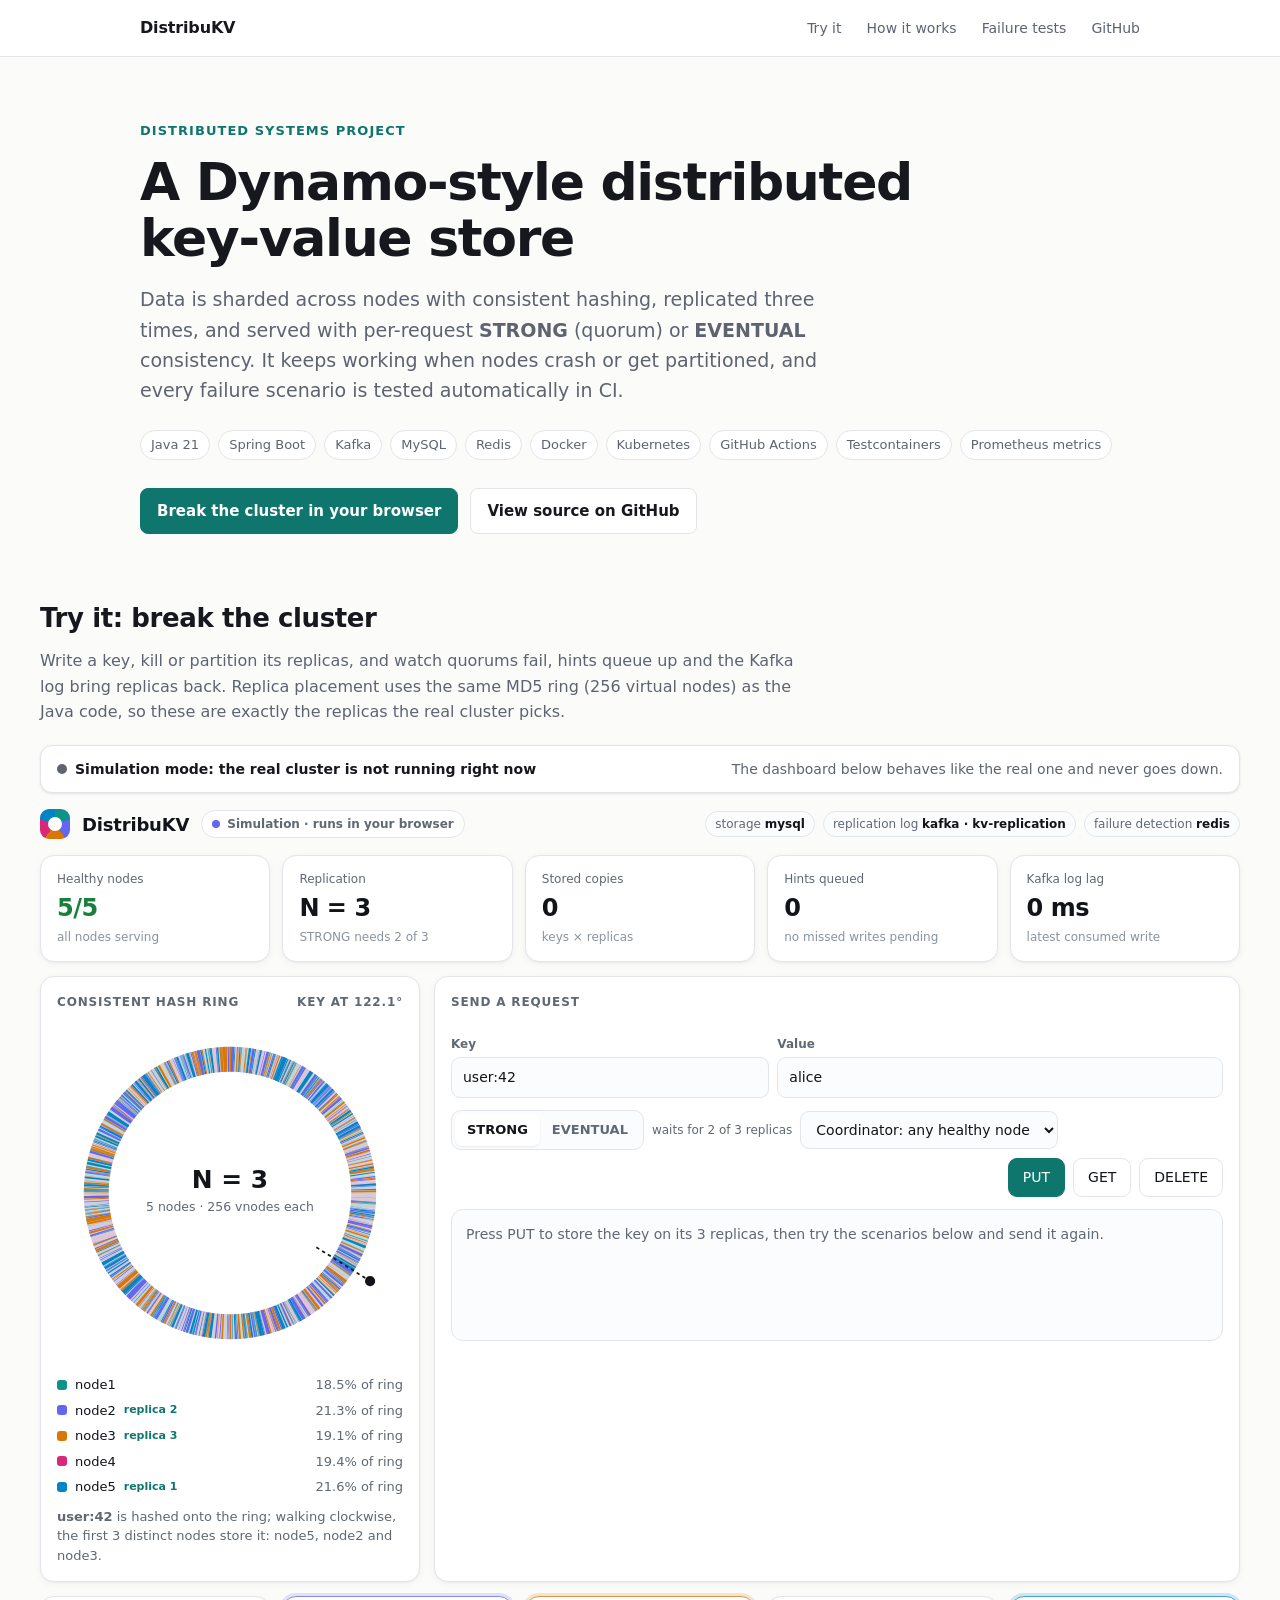
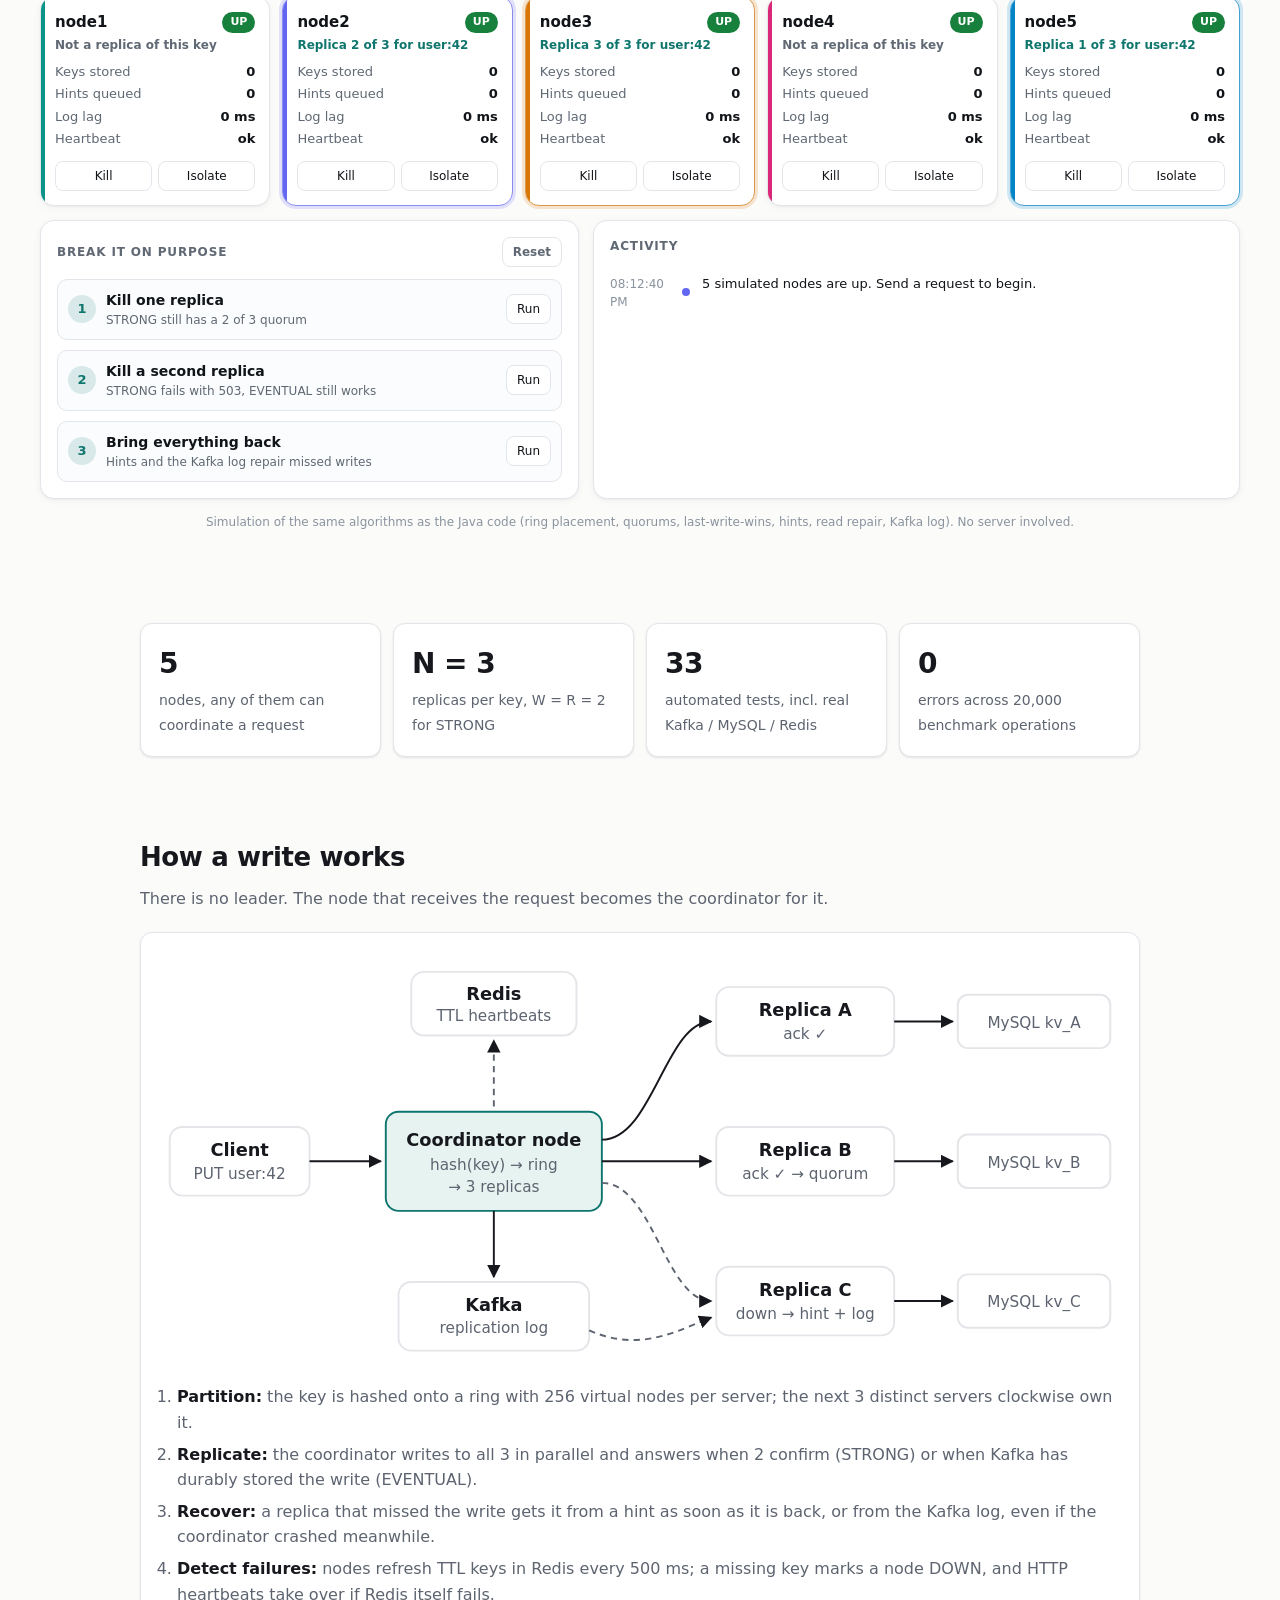
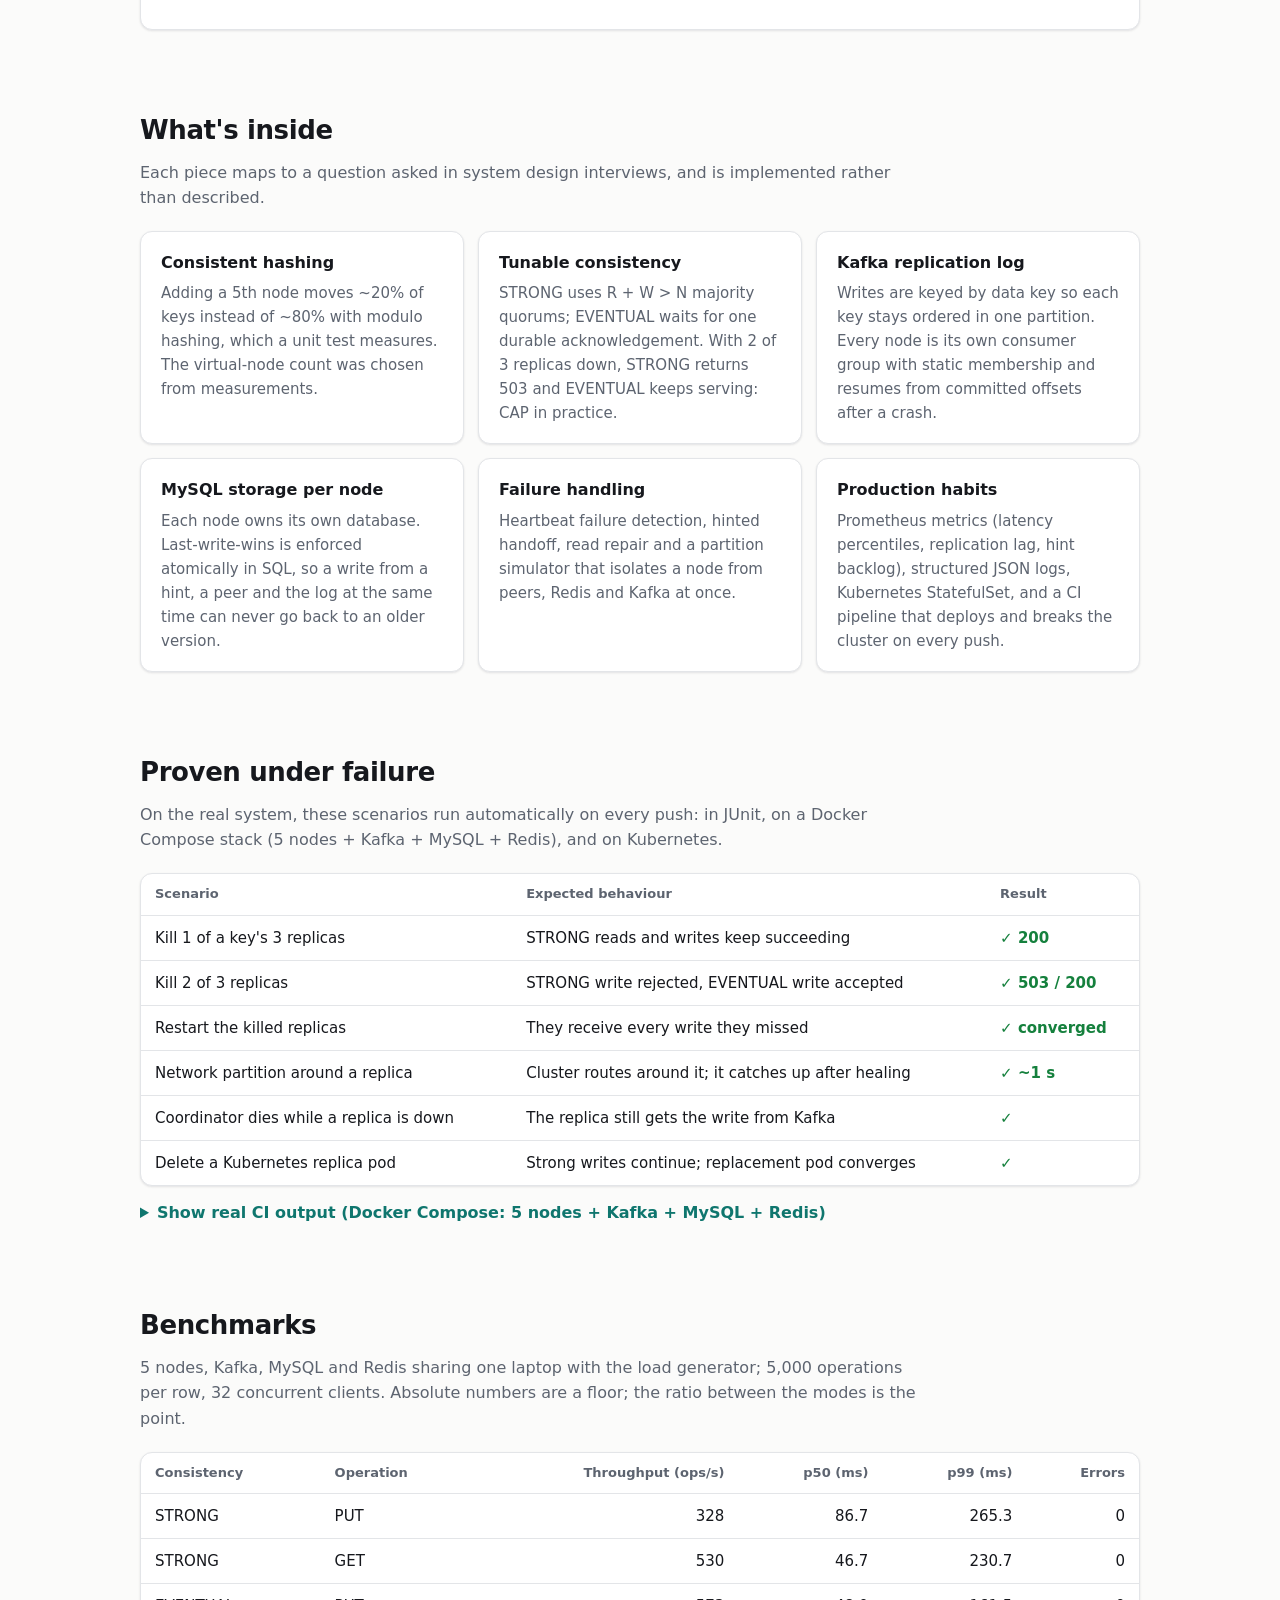
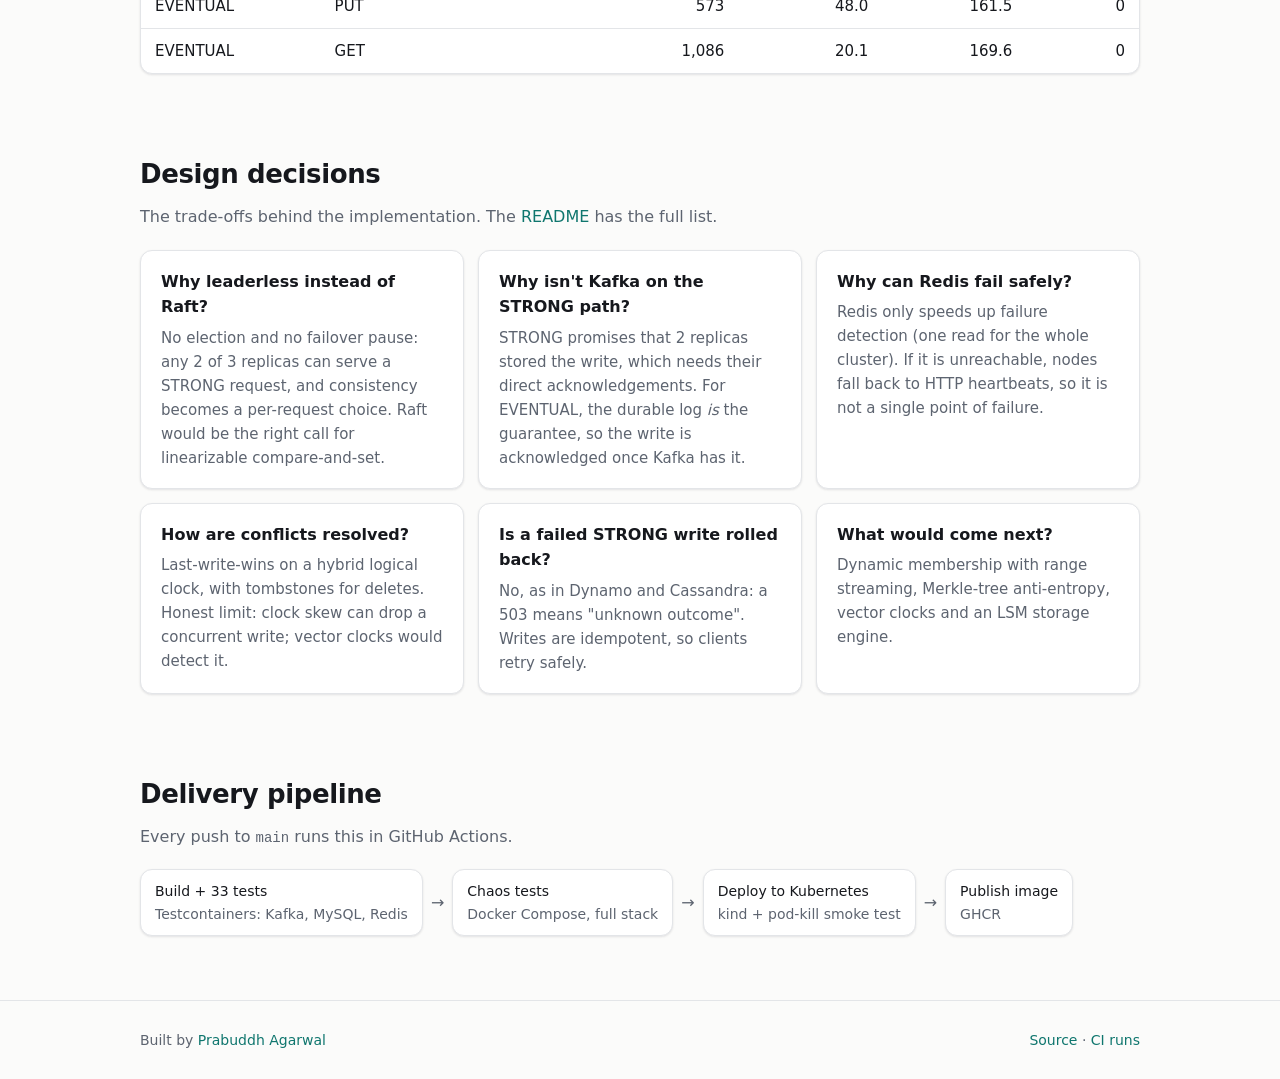
<file: docs/index.html>
<!doctype html>
<html lang="en">
<head>
<meta charset="utf-8">
<meta name="viewport" content="width=device-width, initial-scale=1">
<title>DistribuKV · Distributed Key-Value Store</title>
<meta name="description" content="A Dynamo-style distributed key-value store: consistent hashing, tunable quorum consistency, Kafka replication log, MySQL storage, Redis failure detection. Java 21, Spring Boot, Docker, Kubernetes.">
<meta property="og:title" content="DistribuKV · Distributed Key-Value Store">
<meta property="og:description" content="Consistent hashing, quorum replication, Kafka replication log, MySQL storage, Redis failure detection, chaos-tested in CI. Break the cluster in your browser.">
<link rel="stylesheet" href="dashboard.css">
<style>
  :root {
    --bg: #fbfbfa; --surface: #ffffff; --ink: #16181d; --muted: #5d6470; --line: #e3e5e8;
    --accent: #0f766e; --accent-soft: #e6f3f1; --up: #15803d; --down: #b91c1c;
    --code-bg: #f3f4f6; --shadow: 0 1px 2px rgba(16,24,40,.05), 0 1px 3px rgba(16,24,40,.06);
  }
  @media (prefers-color-scheme: dark) {
    :root {
      --bg: #0d1014; --surface: #151a20; --ink: #e8eaed; --muted: #9aa3ae; --line: #262d36;
      --accent: #2dd4bf; --accent-soft: #10302d; --up: #4ade80; --down: #f87171;
      --code-bg: #0f1318; --shadow: none;
    }
  }
  * { box-sizing: border-box; }
  html { scroll-behavior: smooth; }
  body { margin: 0; background: var(--bg); color: var(--ink); font: 16px/1.6 ui-sans-serif, system-ui, -apple-system, "Segoe UI", Roboto, sans-serif; }
  a { color: var(--accent); text-decoration: none; }
  a:hover { text-decoration: underline; }
  code { font: 14px ui-monospace, SFMono-Regular, Menlo, Consolas, monospace; }
  .wrap { max-width: 1040px; margin: 0 auto; padding-inline: 20px; }
  .wrap.wide { max-width: 1240px; }
  header.top { border-bottom: 1px solid var(--line); background: var(--surface); }
  header.top .wrap { display: flex; justify-content: space-between; align-items: center; height: 56px; }
  .brand { font-weight: 700; letter-spacing: -.01em; color: var(--ink); }
  nav a { margin-left: 20px; color: var(--muted); font-size: 14px; }
  @media (max-width: 640px) { nav a.opt { display: none; } }

  .hero { padding-block: 64px 24px; }
  .eyebrow { color: var(--accent); font-weight: 600; font-size: 13px; letter-spacing: .08em; text-transform: uppercase; margin: 0 0 12px; }
  h1 { font-size: clamp(34px, 6vw, 52px); line-height: 1.08; letter-spacing: -.025em; margin: 0 0 18px; }
  .lede { font-size: 19px; color: var(--muted); max-width: 720px; margin: 0 0 24px; }
  .chips { display: flex; flex-wrap: wrap; gap: 8px; margin-bottom: 28px; }
  .chip { font-size: 13px; padding: 4px 10px; border: 1px solid var(--line); border-radius: 999px; background: var(--surface); color: var(--muted); }
  .actions { display: flex; flex-wrap: wrap; gap: 12px; }
  .btn { display: inline-flex; align-items: center; gap: 8px; padding: 10px 16px; border-radius: 8px; font-weight: 600; font-size: 15px; border: 1px solid var(--line); background: var(--surface); color: var(--ink); }
  .btn:hover { text-decoration: none; border-color: var(--accent); }
  .btn.primary { background: var(--accent); border-color: var(--accent); color: #fff; }
  @media (prefers-color-scheme: dark) { .btn.primary { color: #062320; } }
  .btn[hidden] { display: none; }

  section { padding-block: 40px; }
  h2 { font-size: 26px; letter-spacing: -.015em; margin: 0 0 8px; }
  .sub { color: var(--muted); margin: 0 0 20px; max-width: 780px; }
  .card { background: var(--surface); border: 1px solid var(--line); border-radius: 12px; box-shadow: var(--shadow); }

  .live { padding: 12px 16px; display: flex; flex-wrap: wrap; gap: 8px 20px; align-items: center; justify-content: space-between; margin-bottom: 16px; }
  .pill { display: inline-flex; align-items: center; gap: 8px; font-size: 14px; font-weight: 600; }
  .dot { width: 10px; height: 10px; border-radius: 50%; background: var(--muted); flex: none; }
  .dot.on { background: var(--up); box-shadow: 0 0 0 4px color-mix(in srgb, var(--up) 20%, transparent); }
  .muted { color: var(--muted); font-size: 14px; }
  .sim-host { background: var(--bg); }

  .stats { display: grid; grid-template-columns: repeat(auto-fit, minmax(160px, 1fr)); gap: 12px; }
  .stat { padding: 18px; }
  .stat strong { display: block; font-size: 28px; letter-spacing: -.02em; }
  .stat span { color: var(--muted); font-size: 14px; }

  .diagram { padding: 16px; overflow-x: auto; }
  .diagram svg { min-width: 680px; width: 100%; height: auto; display: block; }
  .d-box { fill: var(--surface); stroke: var(--line); stroke-width: 1.5; }
  .d-core { fill: var(--accent-soft); stroke: var(--accent); stroke-width: 1.5; }
  .d-text { fill: var(--ink); font: 600 14px ui-sans-serif, system-ui, sans-serif; }
  .d-small { fill: var(--muted); font: 12px ui-sans-serif, system-ui, sans-serif; }
  .d-line { stroke: var(--ink); stroke-width: 1.5; fill: none; }
  .d-dash { stroke: var(--muted); stroke-width: 1.5; stroke-dasharray: 5 4; fill: none; }
  .steps { margin: 16px 0 0; padding-left: 20px; color: var(--muted); }
  .steps li { margin-bottom: 6px; }
  .steps b { color: var(--ink); }

  .grid3 { display: grid; grid-template-columns: repeat(auto-fit, minmax(280px, 1fr)); gap: 14px; }
  .feature, .qa { padding: 18px 20px; }
  .feature h3, .qa h3 { font-size: 16px; margin: 0 0 6px; }
  .feature p, .qa p { margin: 0; color: var(--muted); font-size: 15px; }

  .table-wrap { overflow-x: auto; }
  table { width: 100%; border-collapse: collapse; font-size: 15px; }
  th, td { text-align: left; padding: 10px 14px; border-bottom: 1px solid var(--line); }
  th { font-size: 13px; color: var(--muted); font-weight: 600; }
  td.num, th.num { text-align: right; font-variant-numeric: tabular-nums; }
  tr:last-child td { border-bottom: 0; }
  td.pass { color: var(--up); font-weight: 600; white-space: nowrap; }
  details.ci { margin-top: 14px; }
  details.ci summary { cursor: pointer; color: var(--accent); font-weight: 600; }
  pre.ci-log { margin: 10px 0 0; background: var(--code-bg); border: 1px solid var(--line); border-radius: 8px; padding: 12px; overflow-x: auto; font: 13px/1.5 ui-monospace, SFMono-Regular, Menlo, Consolas, monospace; }

  .pipeline { display: flex; flex-wrap: wrap; gap: 8px; align-items: center; }
  .stage { padding: 10px 14px; font-size: 14px; }
  .arrow { color: var(--muted); }

  footer { border-top: 1px solid var(--line); padding-block: 28px; color: var(--muted); font-size: 14px; margin-top: 24px; }
  footer .wrap { display: flex; flex-wrap: wrap; justify-content: space-between; gap: 12px; }
</style>
</head>
<body>
<header class="top">
  <div class="wrap">
    <a class="brand" href="#">DistribuKV</a>
    <nav>
      <a class="opt" href="#try">Try it</a>
      <a class="opt" href="#how">How it works</a>
      <a class="opt" href="#proof">Failure tests</a>
      <a href="https://github.com/prabuddh148/distribukv">GitHub</a>
    </nav>
  </div>
</header>

<main>
  <div class="wrap hero">
    <p class="eyebrow">Distributed systems project</p>
    <h1>A Dynamo-style distributed<br>key-value store</h1>
    <p class="lede">Data is sharded across nodes with consistent hashing, replicated three times, and served with per-request <b>STRONG</b> (quorum) or <b>EVENTUAL</b> consistency. It keeps working when nodes crash or get partitioned, and every failure scenario is tested automatically in CI.</p>
    <div class="chips">
      <span class="chip">Java 21</span><span class="chip">Spring Boot</span><span class="chip">Kafka</span><span class="chip">MySQL</span><span class="chip">Redis</span><span class="chip">Docker</span><span class="chip">Kubernetes</span><span class="chip">GitHub Actions</span><span class="chip">Testcontainers</span><span class="chip">Prometheus metrics</span>
    </div>
    <div class="actions">
      <a class="btn primary" href="#try">Break the cluster in your browser</a>
      <a class="btn" id="open-live" href="#" target="_blank" rel="noopener" hidden>Open the real cluster ↗</a>
      <a class="btn" href="https://github.com/prabuddh148/distribukv">View source on GitHub</a>
    </div>
  </div>

  <section id="try">
    <div class="wrap wide">
      <h2>Try it: break the cluster</h2>
      <p class="sub">Write a key, kill or partition its replicas, and watch quorums fail, hints queue up and the Kafka log bring replicas back. Replica placement uses the same MD5 ring (256 virtual nodes) as the Java code, so these are exactly the replicas the real cluster picks.</p>
      <div class="card live">
        <span class="pill"><span class="dot" id="live-dot"></span><span id="live-label">Checking whether the real cluster is online…</span></span>
        <span class="muted" id="live-detail"></span>
      </div>
      <div id="kv-sim" class="sim-host"></div>
    </div>
  </section>

  <section>
    <div class="wrap stats">
      <div class="card stat"><strong>5</strong><span>nodes, any of them can coordinate a request</span></div>
      <div class="card stat"><strong>N = 3</strong><span>replicas per key, W = R = 2 for STRONG</span></div>
      <div class="card stat"><strong>33</strong><span>automated tests, incl. real Kafka / MySQL / Redis</span></div>
      <div class="card stat"><strong>0</strong><span>errors across 20,000 benchmark operations</span></div>
    </div>
  </section>

  <section id="how">
    <div class="wrap">
      <h2>How a write works</h2>
      <p class="sub">There is no leader. The node that receives the request becomes the coordinator for it.</p>
      <div class="card diagram">
        <svg viewBox="0 0 760 330" role="img" aria-label="Client sends a write to a coordinator node, which writes to three replicas in parallel, appends to Kafka, while all nodes heartbeat to Redis and each replica stores data in its own MySQL database">
          <defs>
            <marker id="arr" viewBox="0 0 10 10" refX="9" refY="5" markerWidth="7" markerHeight="7" orient="auto-start-reverse"><path d="M0,0 L10,5 L0,10 z" fill="currentColor"/></marker>
          </defs>
          <g style="color: var(--ink)">
            <rect class="d-box" x="10" y="140" width="110" height="54" rx="10"/>
            <text class="d-text" x="65" y="163" text-anchor="middle">Client</text>
            <text class="d-small" x="65" y="181" text-anchor="middle">PUT user:42</text>
            <rect class="d-core" x="180" y="128" width="170" height="78" rx="10"/>
            <text class="d-text" x="265" y="155" text-anchor="middle">Coordinator node</text>
            <text class="d-small" x="265" y="174" text-anchor="middle">hash(key) → ring</text>
            <text class="d-small" x="265" y="191" text-anchor="middle">→ 3 replicas</text>
            <rect class="d-box" x="200" y="18" width="130" height="50" rx="10"/>
            <text class="d-text" x="265" y="40" text-anchor="middle">Redis</text>
            <text class="d-small" x="265" y="57" text-anchor="middle">TTL heartbeats</text>
            <rect class="d-box" x="190" y="262" width="150" height="54" rx="10"/>
            <text class="d-text" x="265" y="285" text-anchor="middle">Kafka</text>
            <text class="d-small" x="265" y="302" text-anchor="middle">replication log</text>
            <rect class="d-box" x="440" y="30" width="140" height="54" rx="10"/>
            <text class="d-text" x="510" y="53" text-anchor="middle">Replica A</text>
            <text class="d-small" x="510" y="71" text-anchor="middle">ack ✓</text>
            <rect class="d-box" x="440" y="140" width="140" height="54" rx="10"/>
            <text class="d-text" x="510" y="163" text-anchor="middle">Replica B</text>
            <text class="d-small" x="510" y="181" text-anchor="middle">ack ✓ → quorum</text>
            <rect class="d-box" x="440" y="250" width="140" height="54" rx="10"/>
            <text class="d-text" x="510" y="273" text-anchor="middle">Replica C</text>
            <text class="d-small" x="510" y="291" text-anchor="middle">down → hint + log</text>
            <rect class="d-box" x="630" y="36" width="120" height="42" rx="8"/>
            <text class="d-small" x="690" y="62" text-anchor="middle">MySQL kv_A</text>
            <rect class="d-box" x="630" y="146" width="120" height="42" rx="8"/>
            <text class="d-small" x="690" y="172" text-anchor="middle">MySQL kv_B</text>
            <rect class="d-box" x="630" y="256" width="120" height="42" rx="8"/>
            <text class="d-small" x="690" y="282" text-anchor="middle">MySQL kv_C</text>
            <path class="d-line" d="M120 167 H176" marker-end="url(#arr)"/>
            <path class="d-line" d="M350 150 C 390 150, 400 57, 436 57" marker-end="url(#arr)"/>
            <path class="d-line" d="M350 167 H436" marker-end="url(#arr)"/>
            <path class="d-dash" d="M350 184 C 390 184, 400 277, 436 277" marker-end="url(#arr)"/>
            <path class="d-line" d="M265 206 V258" marker-end="url(#arr)"/>
            <path class="d-dash" d="M340 300 C 380 318, 410 300, 436 290" marker-end="url(#arr)"/>
            <path class="d-dash" d="M265 124 V72" marker-end="url(#arr)"/>
            <path class="d-line" d="M580 57 H626" marker-end="url(#arr)"/>
            <path class="d-line" d="M580 167 H626" marker-end="url(#arr)"/>
            <path class="d-line" d="M580 277 H626" marker-end="url(#arr)"/>
          </g>
        </svg>
        <ol class="steps">
          <li><b>Partition:</b> the key is hashed onto a ring with 256 virtual nodes per server; the next 3 distinct servers clockwise own it.</li>
          <li><b>Replicate:</b> the coordinator writes to all 3 in parallel and answers when 2 confirm (STRONG) or when Kafka has durably stored the write (EVENTUAL).</li>
          <li><b>Recover:</b> a replica that missed the write gets it from a hint as soon as it is back, or from the Kafka log, even if the coordinator crashed meanwhile.</li>
          <li><b>Detect failures:</b> nodes refresh TTL keys in Redis every 500 ms; a missing key marks a node DOWN, and HTTP heartbeats take over if Redis itself fails.</li>
        </ol>
      </div>
    </div>
  </section>

  <section>
    <div class="wrap">
      <h2>What's inside</h2>
      <p class="sub">Each piece maps to a question asked in system design interviews, and is implemented rather than described.</p>
      <div class="grid3">
        <div class="card feature"><h3>Consistent hashing</h3><p>Adding a 5th node moves ~20% of keys instead of ~80% with modulo hashing, which a unit test measures. The virtual-node count was chosen from measurements.</p></div>
        <div class="card feature"><h3>Tunable consistency</h3><p>STRONG uses R + W > N majority quorums; EVENTUAL waits for one durable acknowledgement. With 2 of 3 replicas down, STRONG returns 503 and EVENTUAL keeps serving: CAP in practice.</p></div>
        <div class="card feature"><h3>Kafka replication log</h3><p>Writes are keyed by data key so each key stays ordered in one partition. Every node is its own consumer group with static membership and resumes from committed offsets after a crash.</p></div>
        <div class="card feature"><h3>MySQL storage per node</h3><p>Each node owns its own database. Last-write-wins is enforced atomically in SQL, so a write from a hint, a peer and the log at the same time can never go back to an older version.</p></div>
        <div class="card feature"><h3>Failure handling</h3><p>Heartbeat failure detection, hinted handoff, read repair and a partition simulator that isolates a node from peers, Redis and Kafka at once.</p></div>
        <div class="card feature"><h3>Production habits</h3><p>Prometheus metrics (latency percentiles, replication lag, hint backlog), structured JSON logs, Kubernetes StatefulSet, and a CI pipeline that deploys and breaks the cluster on every push.</p></div>
      </div>
    </div>
  </section>

  <section id="proof">
    <div class="wrap">
      <h2>Proven under failure</h2>
      <p class="sub">On the real system, these scenarios run automatically on every push: in JUnit, on a Docker Compose stack (5 nodes + Kafka + MySQL + Redis), and on Kubernetes.</p>
      <div class="card table-wrap">
        <table>
          <thead><tr><th>Scenario</th><th>Expected behaviour</th><th>Result</th></tr></thead>
          <tbody>
            <tr><td>Kill 1 of a key's 3 replicas</td><td>STRONG reads and writes keep succeeding</td><td class="pass">✓ 200</td></tr>
            <tr><td>Kill 2 of 3 replicas</td><td>STRONG write rejected, EVENTUAL write accepted</td><td class="pass">✓ 503 / 200</td></tr>
            <tr><td>Restart the killed replicas</td><td>They receive every write they missed</td><td class="pass">✓ converged</td></tr>
            <tr><td>Network partition around a replica</td><td>Cluster routes around it; it catches up after healing</td><td class="pass">✓ ~1 s</td></tr>
            <tr><td>Coordinator dies while a replica is down</td><td>The replica still gets the write from Kafka</td><td class="pass">✓</td></tr>
            <tr><td>Delete a Kubernetes replica pod</td><td>Strong writes continue; replacement pod converges</td><td class="pass">✓</td></tr>
          </tbody>
        </table>
      </div>
      <details class="ci">
        <summary>Show real CI output (Docker Compose: 5 nodes + Kafka + MySQL + Redis)</summary>
<pre class="ci-log">[ 35s] cluster healthy - stack: {"replicationLog":"kafka:kv-replication","storage":"mysql","membership":"redis"}
[ 35s] key chaos:1789297733 -> replicas node5 node1 node3, coordinator node2
[ 35s] --- scenario 1: one replica crashes
[ 35s] ok  - strong PUT v1 (HTTP 200)
[ 36s] killed node5
[ 36s] ok  - strong GET with 2/3 replicas (HTTP 200)
[ 36s] ok  - strong PUT v2 with 2/3 replicas (HTTP 200)
[ 36s] --- scenario 2: quorum lost (two replicas down)
[ 36s] killed node1
[ 37s] ok  - strong PUT rejected without quorum (HTTP 503)
[ 37s] ok  - eventual PUT accepted with 1/3 replicas (HTTP 200)
[ 37s] ok  - eventual GET with 1/3 replicas (HTTP 200)
[ 37s] --- scenario 3: recovery via hinted handoff
[ 38s] restarted node5
[ 39s] restarted node1
[ 51s] ok  - node5 converged to 'v3'
[ 51s] ok  - node1 converged to 'v3'
[ 51s] --- scenario 4: network partition around a replica
[ 51s] ok  - isolate node3 (HTTP 200)
[ 51s] ok  - isolated node refuses traffic (HTTP 503)
[ 51s] ok  - strong PUT during partition (HTTP 200)
[ 51s] ok  - heal node3 (HTTP 200)
[ 51s] ok  - node3 converged to 'v4'
[ 51s] --- evidence from the infrastructure
[ 51s] ok  - node3's own MySQL database (kv_node3) holds 'v4'
[ 51s] Kafka consumer group of node5 (replication log offsets and lag):
GROUP     TOPIC           PARTITION  CURRENT-OFFSET  LOG-END-OFFSET  LAG
kv-node5  kv-replication  5          5               5               0
[ 53s] ALL FAILURE SCENARIOS PASSED</pre>
      </details>
    </div>
  </section>

  <section>
    <div class="wrap">
      <h2>Benchmarks</h2>
      <p class="sub">5 nodes, Kafka, MySQL and Redis sharing one laptop with the load generator; 5,000 operations per row, 32 concurrent clients. Absolute numbers are a floor; the ratio between the modes is the point.</p>
      <div class="card table-wrap">
        <table>
          <thead><tr><th>Consistency</th><th>Operation</th><th class="num">Throughput (ops/s)</th><th class="num">p50 (ms)</th><th class="num">p99 (ms)</th><th class="num">Errors</th></tr></thead>
          <tbody>
            <tr><td>STRONG</td><td>PUT</td><td class="num">328</td><td class="num">86.7</td><td class="num">265.3</td><td class="num">0</td></tr>
            <tr><td>STRONG</td><td>GET</td><td class="num">530</td><td class="num">46.7</td><td class="num">230.7</td><td class="num">0</td></tr>
            <tr><td>EVENTUAL</td><td>PUT</td><td class="num">573</td><td class="num">48.0</td><td class="num">161.5</td><td class="num">0</td></tr>
            <tr><td>EVENTUAL</td><td>GET</td><td class="num">1,086</td><td class="num">20.1</td><td class="num">169.6</td><td class="num">0</td></tr>
          </tbody>
        </table>
      </div>
    </div>
  </section>

  <section>
    <div class="wrap">
      <h2>Design decisions</h2>
      <p class="sub">The trade-offs behind the implementation. The <a href="https://github.com/prabuddh148/distribukv#design-decisions--trade-offs">README</a> has the full list.</p>
      <div class="grid3">
        <div class="card qa"><h3>Why leaderless instead of Raft?</h3><p>No election and no failover pause: any 2 of 3 replicas can serve a STRONG request, and consistency becomes a per-request choice. Raft would be the right call for linearizable compare-and-set.</p></div>
        <div class="card qa"><h3>Why isn't Kafka on the STRONG path?</h3><p>STRONG promises that 2 replicas stored the write, which needs their direct acknowledgements. For EVENTUAL, the durable log <i>is</i> the guarantee, so the write is acknowledged once Kafka has it.</p></div>
        <div class="card qa"><h3>Why can Redis fail safely?</h3><p>Redis only speeds up failure detection (one read for the whole cluster). If it is unreachable, nodes fall back to HTTP heartbeats, so it is not a single point of failure.</p></div>
        <div class="card qa"><h3>How are conflicts resolved?</h3><p>Last-write-wins on a hybrid logical clock, with tombstones for deletes. Honest limit: clock skew can drop a concurrent write; vector clocks would detect it.</p></div>
        <div class="card qa"><h3>Is a failed STRONG write rolled back?</h3><p>No, as in Dynamo and Cassandra: a 503 means "unknown outcome". Writes are idempotent, so clients retry safely.</p></div>
        <div class="card qa"><h3>What would come next?</h3><p>Dynamic membership with range streaming, Merkle-tree anti-entropy, vector clocks and an LSM storage engine.</p></div>
      </div>
    </div>
  </section>

  <section>
    <div class="wrap">
      <h2>Delivery pipeline</h2>
      <p class="sub">Every push to <code>main</code> runs this in GitHub Actions.</p>
      <div class="pipeline">
        <span class="card stage">Build + 33 tests<br><small class="muted">Testcontainers: Kafka, MySQL, Redis</small></span>
        <span class="arrow">→</span>
        <span class="card stage">Chaos tests<br><small class="muted">Docker Compose, full stack</small></span>
        <span class="arrow">→</span>
        <span class="card stage">Deploy to Kubernetes<br><small class="muted">kind + pod-kill smoke test</small></span>
        <span class="arrow">→</span>
        <span class="card stage">Publish image<br><small class="muted">GHCR</small></span>
      </div>
    </div>
  </section>
</main>

<footer>
  <div class="wrap">
    <span>Built by <a href="https://github.com/prabuddh148">Prabuddh Agarwal</a></span>
    <span><a href="https://github.com/prabuddh148/distribukv">Source</a> · <a href="https://github.com/prabuddh148/distribukv/actions/workflows/ci.yml">CI runs</a></span>
  </div>
</footer>

<script src="sim.js"></script>
<script src="dashboard.js"></script>
<script>
(function () {
  const $ = id => document.getElementById(id);

  KvDashboard.mount($('kv-sim'), KvDashboard.simulationAdapter(), {});

  // When the real cluster is running, point visitors at it too.
  const GIST_ID = 'fe973feaf3679bb03996fd0fbb399bee';
  let liveUrl = null;

  const timeout = ms => { const c = new AbortController(); setTimeout(() => c.abort(), ms); return c.signal; };

  function showOffline() {
    $('live-dot').className = 'dot';
    $('live-label').textContent = 'Simulation mode: the real cluster is not running right now';
    $('live-detail').textContent = 'The dashboard below behaves like the real one and never goes down.';
    $('open-live').hidden = true;
  }

  async function poll() {
    try {
      const res = await fetch(liveUrl + '/cluster/status', { signal: timeout(8000) });
      if (!res.ok) throw new Error(String(res.status));
      const status = await res.json();
      const healthy = status.nodes.filter(n => n.stats && n.status === 'UP' && !n.stats.isolated).length;
      $('live-dot').className = 'dot on';
      $('live-label').textContent = `The real cluster is online · ${healthy}/${status.nodes.length} nodes healthy`;
      $('live-detail').innerHTML = `${status.stack.storage} · ${status.stack.replicationLog} · ${status.stack.membership} · <a href="${liveUrl}" target="_blank" rel="noopener">open its dashboard ↗</a>`;
      $('open-live').href = liveUrl;
      $('open-live').hidden = false;
    } catch (e) {
      showOffline();
    }
  }

  (async () => {
    try {
      const gist = await (await fetch(`https://api.github.com/gists/${GIST_ID}`, { cache: 'no-store', signal: timeout(8000) })).json();
      const info = JSON.parse(gist.files['distribukv-live.json'].content);
      if (info.status !== 'online' || !/^https:\/\/[a-z0-9-]+\.trycloudflare\.com$/.test(info.url || '')) return showOffline();
      liveUrl = info.url;
      await poll();
      setInterval(poll, 10000);
    } catch (e) {
      showOffline();
    }
  })();
})();
</script>
</body>
</html>
</file>
<file: docs/dashboard.css>
/* DistribuKV dashboard. Shared by the live cluster UI and the project page simulation. */
.kvd {
  --kvd-bg: #f6f7f9; --kvd-surface: #ffffff; --kvd-raised: #fbfcfd; --kvd-ink: #111418; --kvd-muted: #5f6873;
  --kvd-faint: #8a939e; --kvd-line: #e2e6ea; --kvd-accent: #0f766e; --kvd-accent-ink: #ffffff;
  --kvd-ok: #16803c; --kvd-err: #c02626; --kvd-warn: #b45309; --kvd-code: #f2f4f6;
  --kvd-shadow: 0 1px 2px rgba(15, 23, 42, .04), 0 2px 8px rgba(15, 23, 42, .04);
  --kvd-n1: #0d9488; --kvd-n2: #6366f1; --kvd-n3: #d97706; --kvd-n4: #db2777; --kvd-n5: #0284c7;
  --kvd-n6: #65a30d; --kvd-n7: #9333ea; --kvd-n8: #ea580c;
  color: var(--kvd-ink);
  font: 14px/1.5 ui-sans-serif, system-ui, -apple-system, "Segoe UI", Roboto, sans-serif;
}
@media (prefers-color-scheme: dark) {
  .kvd {
    --kvd-bg: #0b0e12; --kvd-surface: #12171d; --kvd-raised: #161c23; --kvd-ink: #e6e9ed; --kvd-muted: #9aa4af;
    --kvd-faint: #6b7580; --kvd-line: #232a33; --kvd-accent: #2dd4bf; --kvd-accent-ink: #04201d;
    --kvd-ok: #4ade80; --kvd-err: #f87171; --kvd-warn: #fbbf24; --kvd-code: #0e1216; --kvd-shadow: none;
    --kvd-n1: #2dd4bf; --kvd-n2: #818cf8; --kvd-n3: #fbbf24; --kvd-n4: #f472b6; --kvd-n5: #38bdf8;
    --kvd-n6: #a3e635; --kvd-n7: #c084fc; --kvd-n8: #fb923c;
  }
}
.kvd *, .kvd *::before, .kvd *::after { box-sizing: border-box; }
.kvd button, .kvd input, .kvd select { font: inherit; color: inherit; }
body.kvd-page { margin: 0; background: var(--kvd-bg, #f6f7f9); }
@media (prefers-color-scheme: dark) { body.kvd-page { background: #0b0e12; } }
.kvd-page .kvd { max-width: 1240px; margin: 0 auto; padding: 20px 16px 40px; }

.kvd-card { background: var(--kvd-surface); border: 1px solid var(--kvd-line); border-radius: 14px; box-shadow: var(--kvd-shadow); }
.kvd-h { margin: 0 0 12px; font-size: 12px; font-weight: 700; letter-spacing: .07em; text-transform: uppercase; color: var(--kvd-muted); display: flex; justify-content: space-between; align-items: center; gap: 8px; }

/* Top bar */
.kvd-top { display: flex; flex-wrap: wrap; align-items: center; justify-content: space-between; gap: 12px; margin-bottom: 16px; }
.kvd-brand { display: flex; align-items: center; gap: 12px; flex-wrap: wrap; }
.kvd-logo { width: 30px; height: 30px; border-radius: 9px; background: conic-gradient(var(--kvd-n1) 0 72deg, var(--kvd-n2) 0 144deg, var(--kvd-n3) 0 216deg, var(--kvd-n4) 0 288deg, var(--kvd-n5) 0); position: relative; flex: none; }
.kvd-logo::after { content: ""; position: absolute; inset: 8px; border-radius: 50%; background: var(--kvd-surface); }
.kvd-title { font-size: 18px; font-weight: 700; letter-spacing: -.01em; }
.kvd-mode { display: inline-flex; align-items: center; gap: 7px; font-size: 12px; font-weight: 600; padding: 4px 10px; border-radius: 999px; border: 1px solid var(--kvd-line); background: var(--kvd-surface); color: var(--kvd-muted); }
.kvd-mode .kvd-pulse { width: 8px; height: 8px; border-radius: 50%; background: var(--kvd-faint); }
.kvd-mode.live .kvd-pulse { background: var(--kvd-ok); box-shadow: 0 0 0 0 color-mix(in srgb, var(--kvd-ok) 60%, transparent); animation: kvd-pulse 2s infinite; }
.kvd-mode.sim .kvd-pulse { background: var(--kvd-n2); }
.kvd-mode.offline .kvd-pulse { background: var(--kvd-err); }
@keyframes kvd-pulse { 70% { box-shadow: 0 0 0 7px transparent; } 100% { box-shadow: 0 0 0 0 transparent; } }
@media (prefers-reduced-motion: reduce) { .kvd-mode.live .kvd-pulse { animation: none; } }
.kvd-links { display: flex; flex-wrap: wrap; gap: 8px; align-items: center; }
.kvd-chip { font-size: 12px; padding: 3px 9px; border-radius: 999px; background: var(--kvd-raised); border: 1px solid var(--kvd-line); color: var(--kvd-muted); white-space: nowrap; }
.kvd-chip b { color: var(--kvd-ink); font-weight: 600; }
.kvd-link { font-size: 13px; font-weight: 600; color: var(--kvd-accent); text-decoration: none; }
.kvd-link:hover { text-decoration: underline; }

.kvd-banner { margin-bottom: 14px; padding: 10px 14px; border-radius: 10px; border: 1px solid color-mix(in srgb, var(--kvd-err) 35%, var(--kvd-line)); background: color-mix(in srgb, var(--kvd-err) 7%, var(--kvd-surface)); color: var(--kvd-ink); }

/* KPIs */
.kvd-kpis { display: grid; grid-template-columns: repeat(5, minmax(0, 1fr)); gap: 12px; margin-bottom: 14px; }
@media (max-width: 900px) { .kvd-kpis { grid-template-columns: repeat(2, minmax(0, 1fr)); } }
.kvd-kpi { padding: 14px 16px; }
.kvd-kpi span { display: block; font-size: 12px; color: var(--kvd-muted); }
.kvd-kpi strong { display: block; font-size: 24px; font-weight: 700; letter-spacing: -.02em; font-variant-numeric: tabular-nums; margin-top: 2px; }
.kvd-kpi small { color: var(--kvd-faint); font-size: 12px; }
.kvd-kpi.warn strong { color: var(--kvd-warn); } .kvd-kpi.bad strong { color: var(--kvd-err); } .kvd-kpi.good strong { color: var(--kvd-ok); }

/* Main: ring + console */
.kvd-main { display: grid; grid-template-columns: minmax(0, 380px) minmax(0, 1fr); gap: 14px; margin-bottom: 14px; }
@media (max-width: 860px) { .kvd-main { grid-template-columns: 1fr; } }
.kvd-ring { padding: 16px; }
.kvd-ring svg { width: 100%; max-width: 340px; height: auto; display: block; margin: 0 auto; }
.kvd-ring .seg { fill: none; stroke-width: 22; transition: opacity .25s; }
.kvd-ring .seg.dim { opacity: .18; }
.kvd-ring .seg.down { opacity: .12; }
.kvd-ring .track { fill: none; stroke: var(--kvd-line); stroke-width: 22; }
.kvd-ring .keyline { stroke: var(--kvd-ink); stroke-width: 1.5; stroke-dasharray: 3 3; }
.kvd-ring .keydot { fill: var(--kvd-ink); }
.kvd-ring .center-big { fill: var(--kvd-ink); font-size: 22px; font-weight: 700; }
.kvd-ring .center-small { fill: var(--kvd-muted); font-size: 11px; }
.kvd-legend { list-style: none; margin: 12px 0 0; padding: 0; display: grid; gap: 6px; }
.kvd-legend li { display: flex; align-items: center; gap: 8px; font-size: 13px; }
.kvd-legend .sw { width: 10px; height: 10px; border-radius: 3px; background: var(--c); flex: none; }
.kvd-legend .own { margin-left: auto; color: var(--kvd-muted); font-variant-numeric: tabular-nums; }
.kvd-legend .rk { font-size: 11px; font-weight: 700; color: var(--kvd-accent); }
.kvd-ring-caption { margin: 10px 0 0; color: var(--kvd-muted); font-size: 13px; }

.kvd-console { padding: 16px; display: flex; flex-direction: column; gap: 12px; min-width: 0; }
.kvd-form { display: grid; grid-template-columns: minmax(0, 1fr) minmax(0, 1.4fr); gap: 8px; }
.kvd-field { display: flex; flex-direction: column; gap: 4px; min-width: 0; }
.kvd-field label { font-size: 12px; color: var(--kvd-muted); font-weight: 600; }
.kvd-input, .kvd-select { width: 100%; padding: 9px 11px; border-radius: 9px; border: 1px solid var(--kvd-line); background: var(--kvd-raised); font-size: 14px; }
.kvd-input:focus, .kvd-select:focus { outline: 2px solid color-mix(in srgb, var(--kvd-accent) 45%, transparent); outline-offset: 1px; border-color: var(--kvd-accent); }
.kvd-row { display: flex; flex-wrap: wrap; gap: 8px; align-items: center; }
.kvd-seg { display: inline-flex; padding: 3px; border-radius: 10px; background: var(--kvd-raised); border: 1px solid var(--kvd-line); }
.kvd-seg button { border: 0; background: transparent; padding: 6px 12px; border-radius: 7px; font-size: 13px; font-weight: 600; color: var(--kvd-muted); cursor: pointer; }
.kvd-seg button[aria-pressed="true"] { background: var(--kvd-surface); color: var(--kvd-ink); box-shadow: 0 1px 2px rgba(0,0,0,.08); }
@media (prefers-color-scheme: dark) { .kvd-seg button[aria-pressed="true"] { background: #232a33; } }
.kvd-seg-hint { font-size: 12px; color: var(--kvd-muted); }
.kvd-btn { display: inline-flex; align-items: center; justify-content: center; gap: 6px; padding: 8px 14px; border-radius: 9px; border: 1px solid var(--kvd-line); background: var(--kvd-surface); font-size: 14px; font-weight: 600; cursor: pointer; }
.kvd-btn:hover:not(:disabled) { border-color: var(--kvd-accent); }
.kvd-btn:disabled { opacity: .45; cursor: default; }
.kvd-btn.primary { background: var(--kvd-accent); border-color: var(--kvd-accent); color: var(--kvd-accent-ink); }
.kvd-btn.sm { padding: 5px 10px; font-size: 12px; border-radius: 8px; }
.kvd-btn.danger:hover:not(:disabled) { border-color: var(--kvd-err); color: var(--kvd-err); }
.kvd-actions { display: flex; gap: 8px; margin-left: auto; }
@media (max-width: 520px) { .kvd-form { grid-template-columns: 1fr; } .kvd-actions { margin-left: 0; width: 100%; } .kvd-actions .kvd-btn { flex: 1; } }

.kvd-resp { border: 1px solid var(--kvd-line); border-radius: 12px; background: var(--kvd-raised); padding: 14px; min-height: 132px; }
.kvd-resp-head { display: flex; flex-wrap: wrap; align-items: center; gap: 8px; margin-bottom: 8px; }
.kvd-http { font-size: 12px; font-weight: 700; padding: 3px 9px; border-radius: 999px; color: #fff; background: var(--kvd-faint); }
.kvd-http.ok { background: var(--kvd-ok); } .kvd-http.err { background: var(--kvd-err); } .kvd-http.miss { background: var(--kvd-warn); }
@media (prefers-color-scheme: dark) { .kvd-http { color: #0b0e12; } }
.kvd-resp-meta { color: var(--kvd-muted); font-size: 13px; }
.kvd-summary { margin: 0 0 8px; font-size: 15px; }
.kvd-placeholder { color: var(--kvd-muted); margin: 0; }
.kvd-tags { display: flex; flex-wrap: wrap; gap: 6px; margin-bottom: 6px; }
.kvd-tag { display: inline-flex; align-items: center; gap: 6px; font-size: 12px; padding: 2px 8px; border-radius: 999px; border: 1px solid var(--kvd-line); background: var(--kvd-surface); }
.kvd-tag i { width: 8px; height: 8px; border-radius: 50%; background: var(--c); }
.kvd-tag.no { opacity: .55; text-decoration: line-through; }
.kvd-resp details summary { cursor: pointer; font-size: 13px; color: var(--kvd-accent); font-weight: 600; }
.kvd-pre { margin: 8px 0 0; padding: 10px; border-radius: 8px; background: var(--kvd-code); border: 1px solid var(--kvd-line); overflow-x: auto; font: 12px/1.5 ui-monospace, SFMono-Regular, Menlo, Consolas, monospace; }

/* Nodes */
.kvd-nodes { display: grid; grid-template-columns: repeat(auto-fill, minmax(200px, 1fr)); gap: 12px; margin-bottom: 14px; }
.kvd-node { padding: 14px; position: relative; overflow: hidden; transition: border-color .2s, box-shadow .2s, opacity .2s; }
.kvd-node::before { content: ""; position: absolute; left: 0; top: 0; bottom: 0; width: 4px; background: var(--c); }
.kvd-node.replica { border-color: color-mix(in srgb, var(--c) 70%, var(--kvd-line)); box-shadow: 0 0 0 3px color-mix(in srgb, var(--c) 18%, transparent); }
.kvd-node.is-down { opacity: .72; }
.kvd-node-head { display: flex; align-items: center; justify-content: space-between; gap: 8px; }
.kvd-node-head strong { font-size: 15px; }
.kvd-badge { font-size: 11px; font-weight: 700; padding: 2px 8px; border-radius: 999px; color: #fff; }
.kvd-badge.UP { background: var(--kvd-ok); } .kvd-badge.DOWN { background: var(--kvd-err); } .kvd-badge.ISOLATED { background: var(--kvd-warn); }
@media (prefers-color-scheme: dark) { .kvd-badge { color: #0b0e12; } }
.kvd-role { font-size: 12px; font-weight: 600; min-height: 18px; margin: 2px 0 8px; color: var(--kvd-muted); }
.kvd-node.replica .kvd-role { color: var(--kvd-accent); }
.kvd-node dl { display: grid; grid-template-columns: auto 1fr; gap: 3px 10px; margin: 0 0 12px; font-size: 13px; }
.kvd-node dt { color: var(--kvd-muted); }
.kvd-node dd { margin: 0; text-align: right; font-variant-numeric: tabular-nums; font-weight: 600; }
.kvd-node-actions { display: flex; gap: 6px; }
.kvd-node-actions .kvd-btn { flex: 1; }

/* Bottom: scenarios + activity */
.kvd-bottom { display: grid; grid-template-columns: minmax(0, 1fr) minmax(0, 1.2fr); gap: 14px; }
@media (max-width: 860px) { .kvd-bottom { grid-template-columns: 1fr; } }
.kvd-scen { padding: 16px; }
.kvd-steps { list-style: none; margin: 0; padding: 0; display: grid; gap: 10px; }
.kvd-step { display: grid; grid-template-columns: 28px 1fr auto; gap: 10px; align-items: center; padding: 10px; border: 1px solid var(--kvd-line); border-radius: 10px; background: var(--kvd-raised); }
.kvd-step .n { width: 28px; height: 28px; border-radius: 50%; display: grid; place-items: center; font-weight: 700; font-size: 13px; background: color-mix(in srgb, var(--kvd-accent) 14%, transparent); color: var(--kvd-accent); }
.kvd-step b { display: block; font-size: 14px; }
.kvd-step span { display: block; font-size: 12px; color: var(--kvd-muted); }
.kvd-activity { padding: 16px; }
.kvd-feed { list-style: none; margin: 0; padding: 0; max-height: 320px; overflow-y: auto; }
.kvd-feed li { display: grid; grid-template-columns: 62px 10px 1fr; gap: 10px; align-items: baseline; padding: 7px 0; border-bottom: 1px dashed var(--kvd-line); font-size: 13px; }
.kvd-feed li:last-child { border-bottom: 0; }
.kvd-feed time { color: var(--kvd-faint); font-variant-numeric: tabular-nums; font-size: 12px; }
.kvd-feed .mark { width: 8px; height: 8px; border-radius: 50%; background: var(--kvd-faint); align-self: center; }
.kvd-feed .ok .mark { background: var(--kvd-ok); } .kvd-feed .err .mark { background: var(--kvd-err); } .kvd-feed .warn .mark { background: var(--kvd-warn); } .kvd-feed .info .mark { background: var(--kvd-n2); }
.kvd-foot { margin-top: 14px; font-size: 12px; color: var(--kvd-faint); text-align: center; }
</file>
